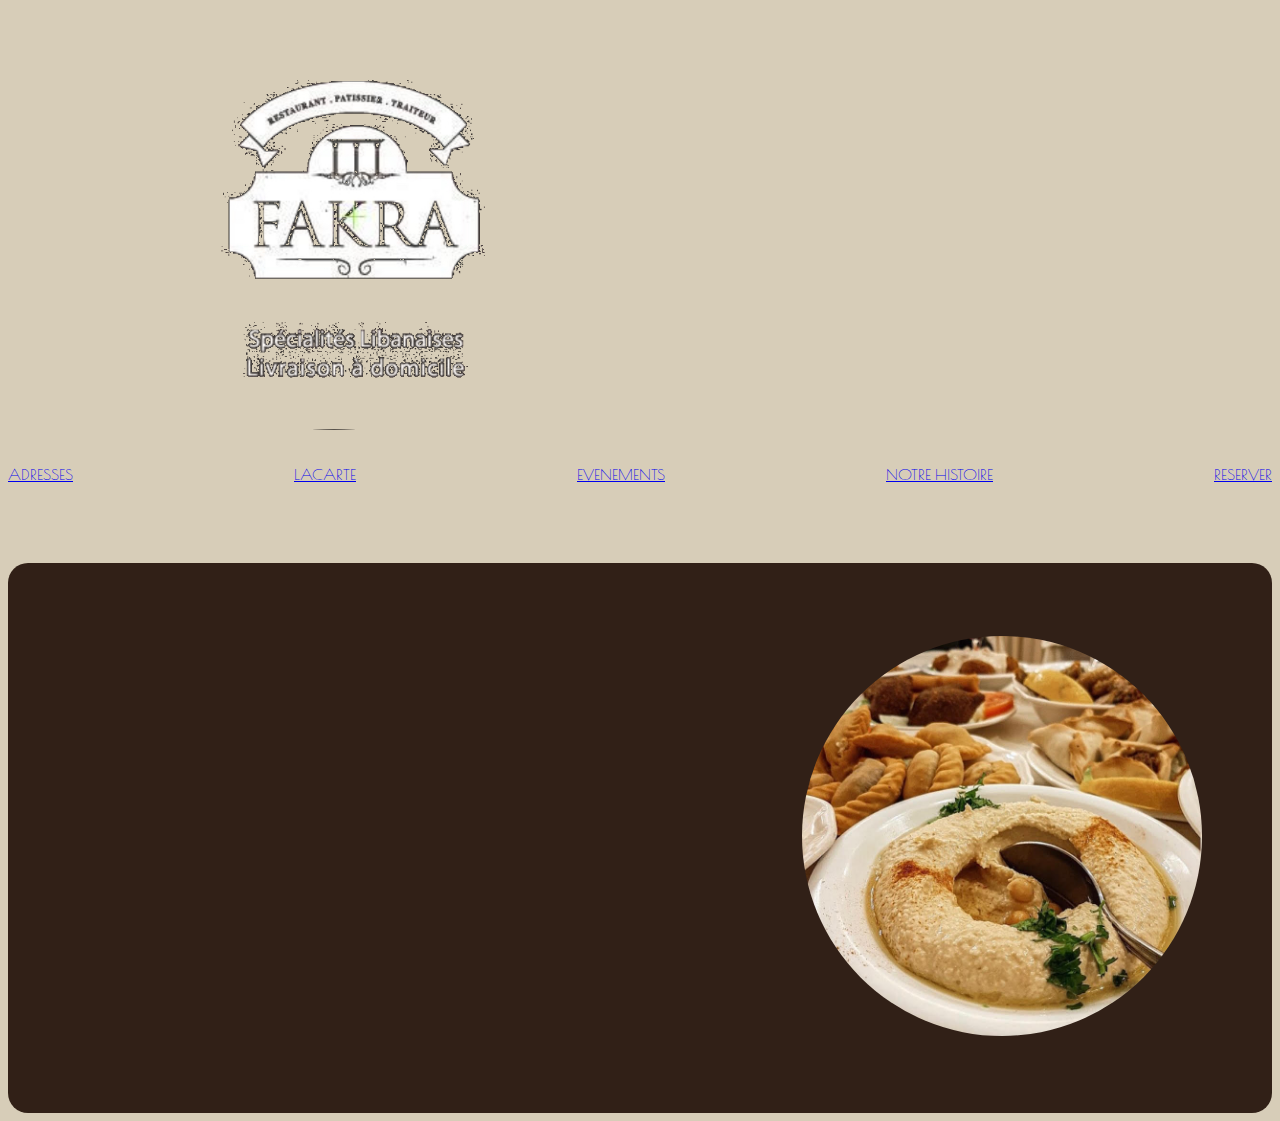
<file: mon-site/index.html>
<!DOCTYPE html>
<html lang="en">
<head>
    <meta charset="UTF-8">
    <meta name="viewport" content="width=device-width, initial-scale=1.0">
    <title>Document</title>
    <link rel="preconnect" href="https://fonts.googleapis.com">
    <link rel="preconnect" href="https://fonts.gstatic.com" crossorigin>
    <link href="https://fonts.googleapis.com/css2?family=Poiret+One&display=swap" rel="stylesheet">

    <link rel="stylesheet" href="style.css">

</head>
<body>
    <header>
    <div class="hero">
    <div class="navbar">
    <img src="transparent_fakra .png">
    </div>
    </div>

    <div class="parents">
    <div class="bouton">
        <a href="adresses.html">ADRESSES</a>
    </div>
    <div class="bouton">
         <a href="../lacarte.html">LACARTE</a>
    </div>
    <div class="bouton">
        <a href="../evenements.html">EVENEMENTS</a>
    </div>
    <div class="bouton">
        <a href="../notrehistoire.html">NOTRE HISTOIRE</a>
    </div>
     <div class="bouton">
        <a href="../reserver.html">RESERVER</a>
    </div>
    </div>

</header> 
<main>
    <div class="banner">
        <div class="left-column"></div>
        <div class="right-column"></div>
                <img src="hommous.jpg">
        </div>
</main>
<footer>

</footer>
</body>                          
</html>
</file>
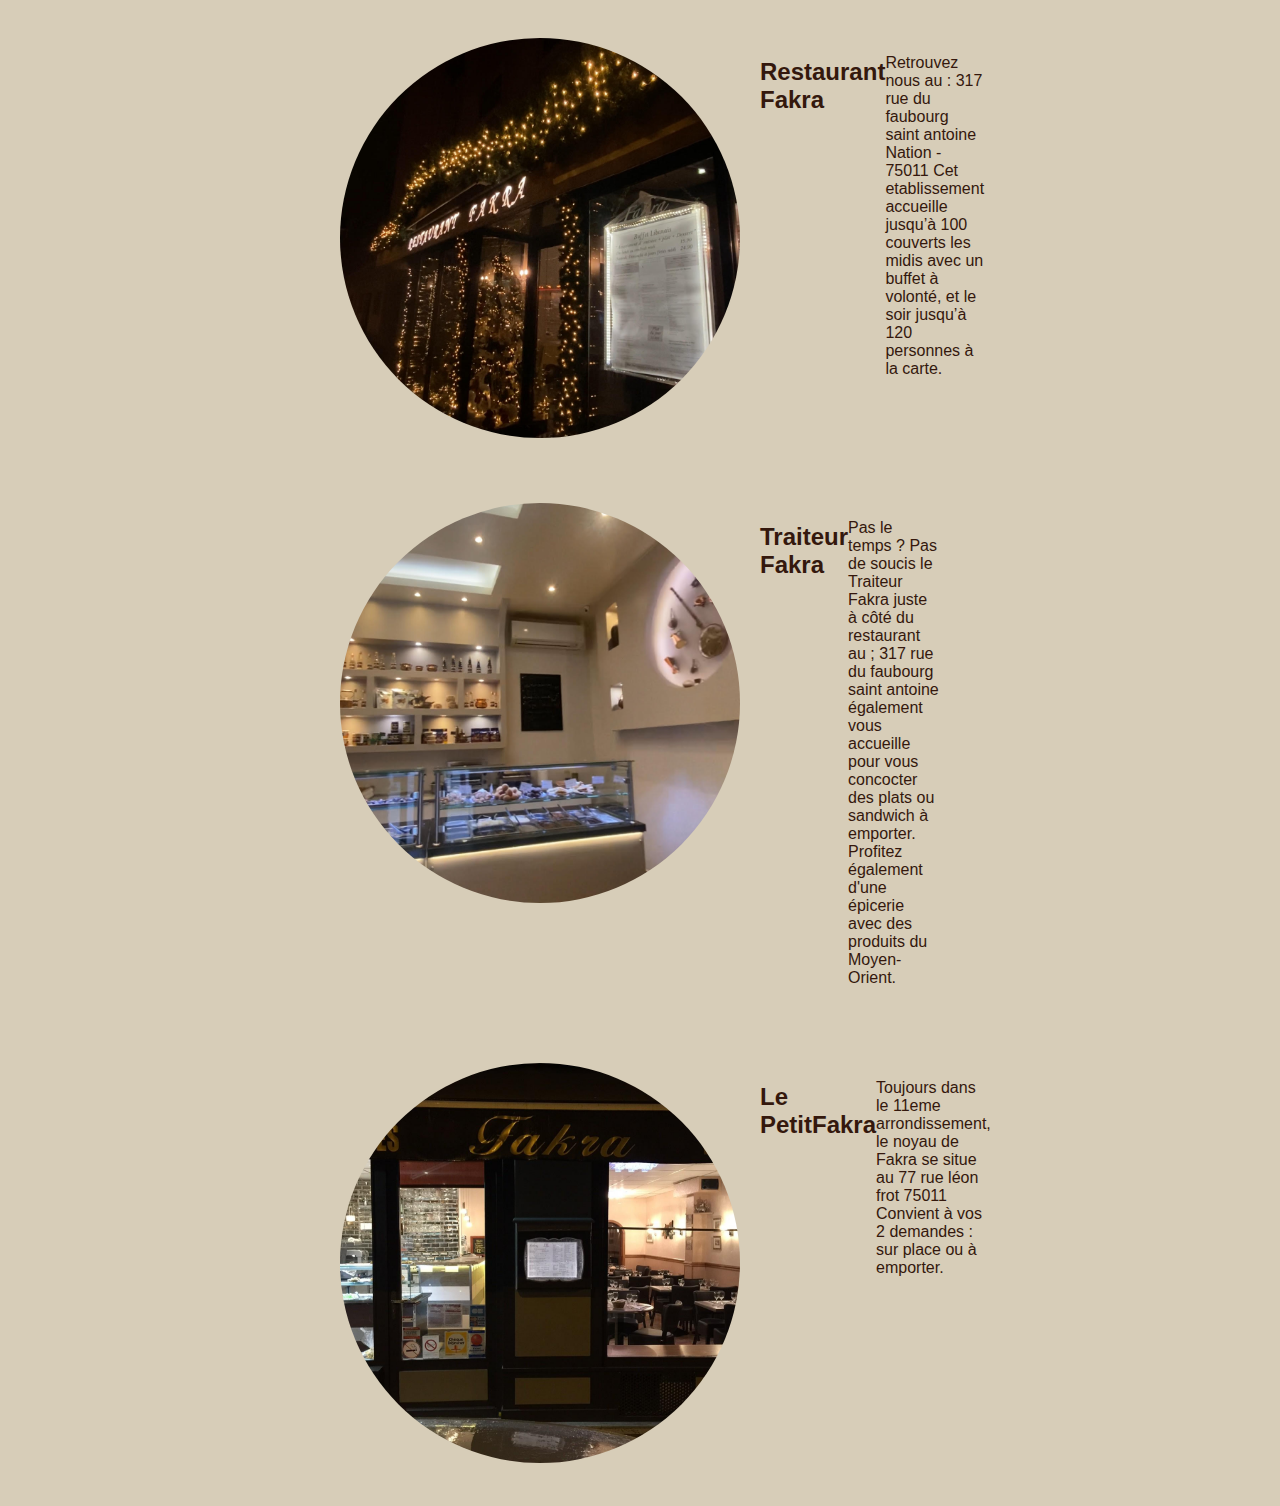
<file: mon-site/adresses.html>
<!DOCTYPE html>
<html lang="en">
<head>
    <meta charset="UTF-8">

    <meta name="viewport" content="width=device-width, initial-scale=1.0">
    <link rel="stylesheet" href="style.css">
    <title>Document</title>
</head>
<body>
    
</body>
</html>

<body>

    <article class="container-a">
        <div class="imagebox"><img src="fakra.noel.jpg"></div>
        
        <h2> Restaurant Fakra </h2>
        <p> Retrouvez nous au :
            317 rue du faubourg saint antoine Nation - 75011
            Cet etablissement accueille jusqu’à 100 couverts les midis avec un buffet à volonté, et le soir jusqu’à 120 personnes à la carte. 
            </p>
    </article> 
</body>

<body>

    <article class="container-b">
        <div class="imagebox"><img src="unnamed.jpg"></div>
        
        <h2> Traiteur Fakra </h2>
        <p> Pas le temps ? 
            Pas de soucis le Traiteur Fakra juste à côté du restaurant au ; 317 rue du faubourg saint antoine également vous accueille pour vous concocter des plats ou sandwich à emporter. Profitez également d'une épicerie avec des produits du Moyen-Orient. 
          </p>
    </article> 
</body>

<body>

    <article class="container-c">
        <div class="imagebox"><img src="le-petit-fakra.jpg"></div>
        
        <h2> Le PetitFakra </h2>
        <p> Toujours dans le 11eme arrondissement, le noyau de Fakra se situe au 
            77 rue léon frot 75011
            Convient à vos 2 demandes : sur place ou à emporter. 
            
          </p>
    </article> 
</body>
</file>
<file: mon-site/style.css>
body {
    background-color: rgb(215, 205, 184);
}


.hero {
    width: 80%;
    margin: auto;
}

.navbar {
    margin: 30px auto ;
    display: flex;
    align-items: center;
}


.bouton{
    font-family: "Poiret One", sans-serif;
    font-weight: 500;
    font-style: normal;
}
.parents{
    display: flex;
    justify-content: space-between;
}


    body{
        font-family: Arial, Helvetica, sans-serif;
        color: rgb(52, 24, 13);
    }

.banner { 
    display: flex;
    align-items: center;
    justify-content: space-between;
    padding: 50px;
    background-color: rgb(49, 32, 23);
    height: 50vh;
    border-radius: 20px;
}


          .banner {
            display: flex;
            margin-top: 80px ;
          }

          .left-column, right-column {
            flex-basis: 50%;
          }
          . right-column img {
            width: 100%;

          }



 .container-a {
    max-width: 600px;
    margin: 0 auto;
    padding: 30px;
    border-radius: 10px;
    display: flex;
    justify-content: flex-start;
 }
.container h2 {
margin-bottom: 10px;
}
.container p {
    line-height: 1,4;
}

.container-b {
    max-width: 600px;
    margin: 0 auto;
    padding: 30px;
    border-radius: 10px;
    display: flex;
    justify-content: flex-end;   
}

.container-c {
    max-width: 600px;
    margin: 0 auto;
    padding: 30px;
    border-radius: 10px;
    display: flex;
    justify-content: flex-start; 
}

img{
    width: 400px;
    height: 400px;
    object-fit: cover;
    border-radius: 50%;
    float: left;
    shape-outside: margin-box;
    margin: 0 20px 5px 0;

}
</file>
